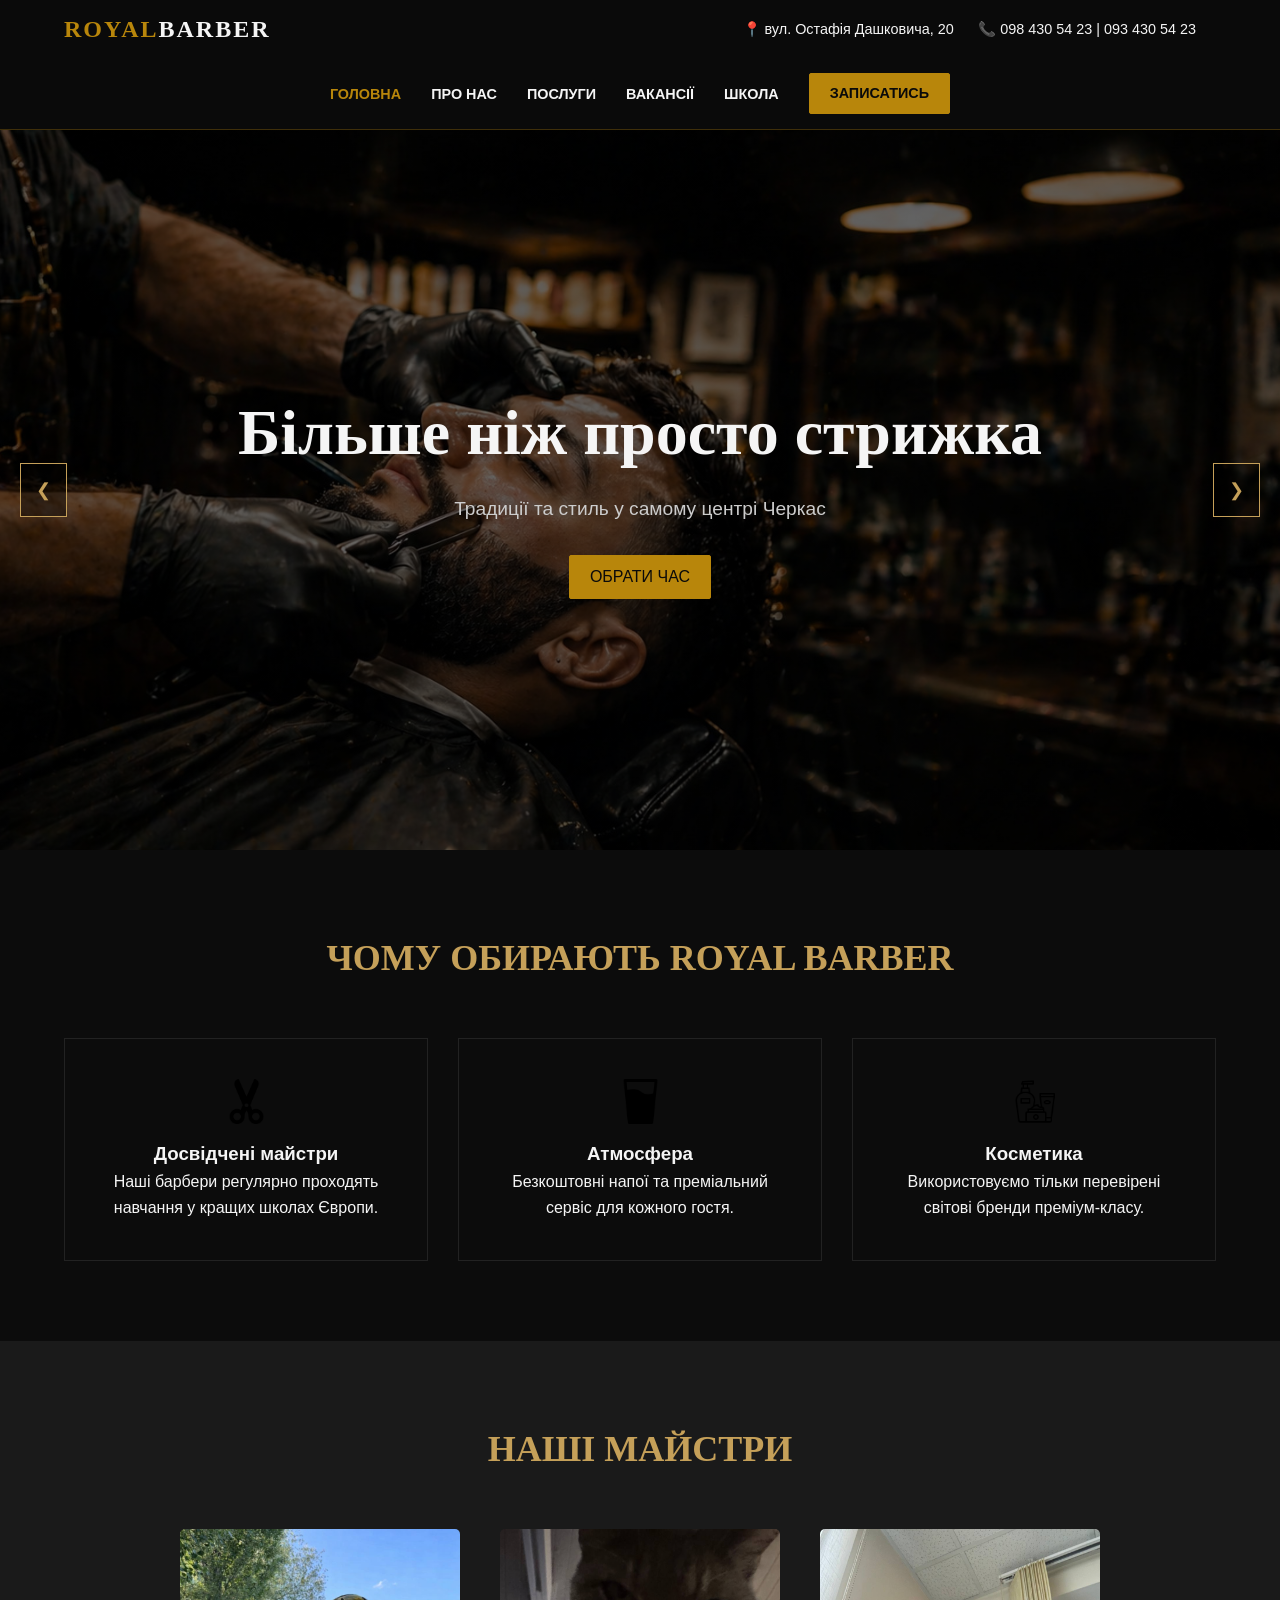
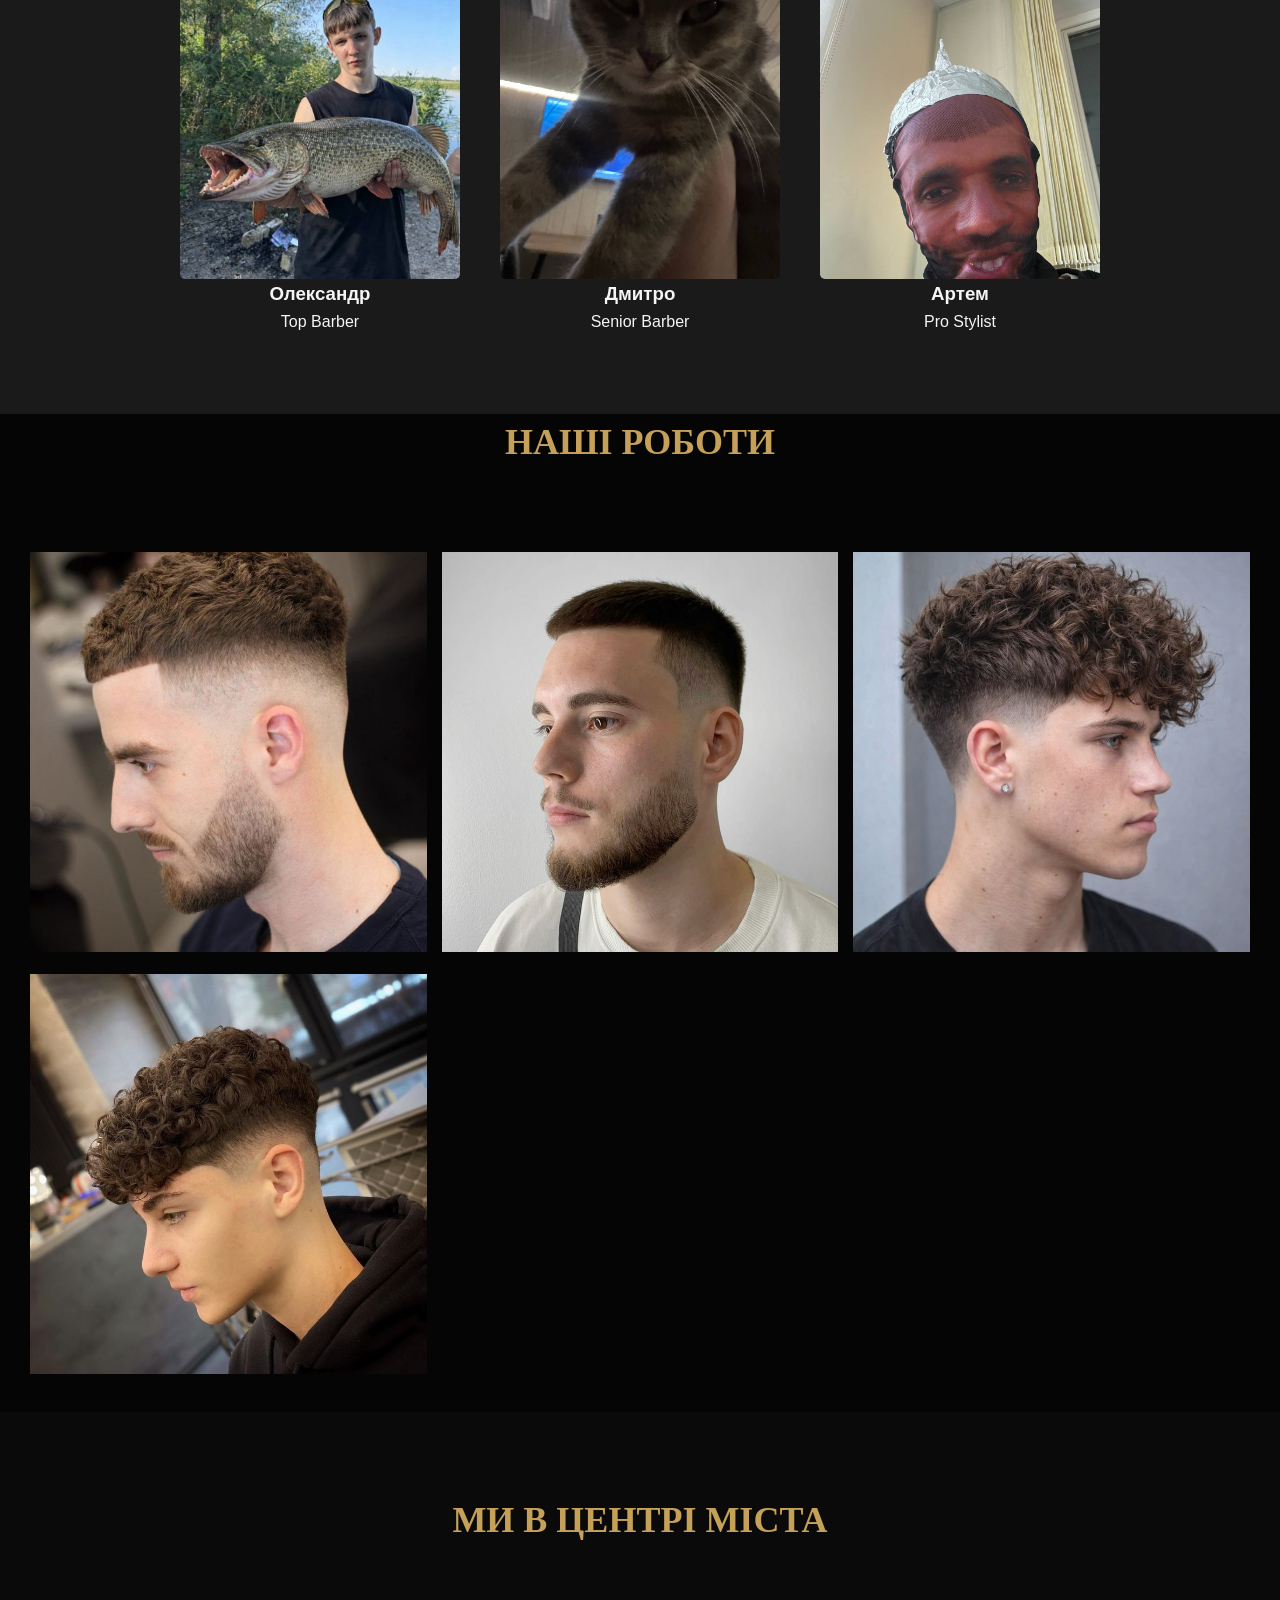
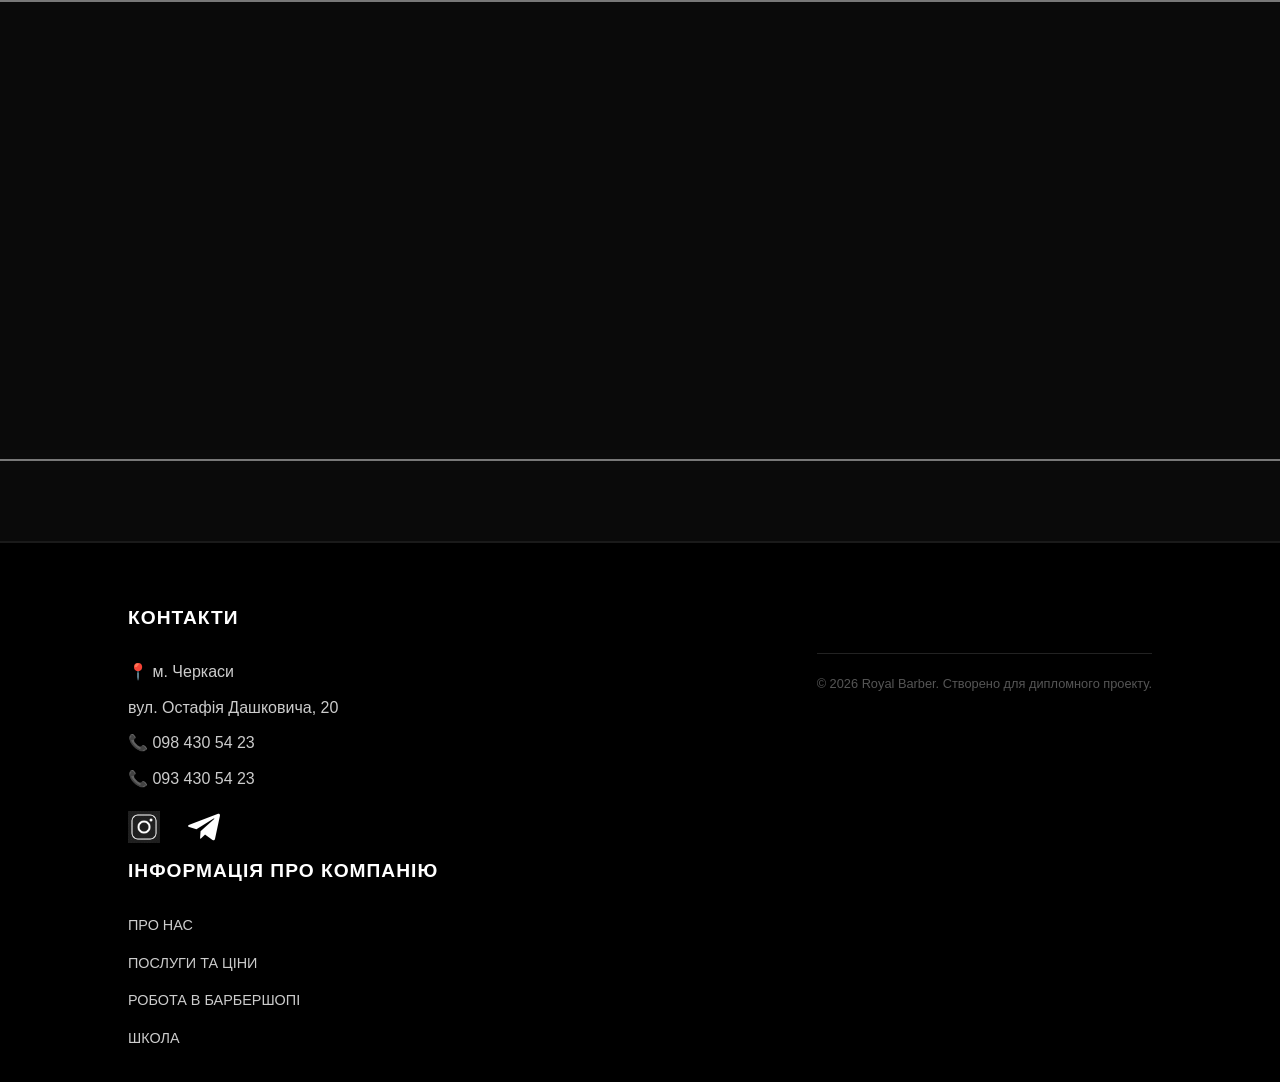
<file: royal-barber/index.html>
<!DOCTYPE html>
<html lang="uk">
<head>
    <meta charset="UTF-8">
    <meta name="viewport" content="width=device-width, initial-scale=1.0">
    <title>Royal Barber | Ексклюзивний сервіс</title>
    
    <link rel="stylesheet" href="style.css">
</head>
<body>

    <header class="main-header">
        <div class="top-bar">
            <div class="logo-area">
                <a href="index.html" class="logo-link">
                    <h2 class="logo-text">ROYAL<span>BARBER</span></h2>
                </a>
            </div>
            <div class="info-area">
                <div class="contacts">
                    <span>📍 вул. Остафія Дашковича, 20</span>
                    <span>📞 098 430 54 23 | 093 430 54 23</span>
                </div>
            </div>
        </div>
        <nav class="main-nav">
            <ul>
                <li><a href="index.html" class="active">Головна</a></li>
                <li><a href="about.html">Про нас</a></li>
                <li><a href="services.html">Послуги</a></li>
                <li><a href="jobs.html">Вакансії</a></li>
                <li><a href="school.html">Школа</a></li>
                <li><a href="booking.php" class="btn-gold">ЗАПИСАТИСЬ</a></li>
            </ul>
        </nav>
    </header>

    <section class="hero-slider-custom">
        <div class="slider-track-custom">
            <div class="slide-custom active" style="background-image: linear-gradient(rgba(0,0,0,0.6), rgba(0,0,0,0.6)), url('img/slide1.jpg');">
                <div class="hero-content reveal-anim">
                    <h1>Більше ніж просто стрижка</h1>
                    <p>Традиції та стиль у самому центрі Черкас</p>
                    <a href="booking.php" class="btn-gold">ОБРАТИ ЧАС</a>
                </div>
            </div>
            <div class="slide-custom" style="background-image: linear-gradient(rgba(0,0,0,0.6), rgba(0,0,0,0.6)), url('img/slide2.jpg');">
                <div class="hero-content">
                    <h1>Твій ідеальний образ</h1>
                    <p>Майстри, які знають свою справу</p>
                    <a href="services.html" class="btn-main">НАШІ ПОСЛУГИ</a>
                </div>
            </div>
        </div>
        <button class="slide-nav prev" onclick="changeSlide(-1)">&#10094;</button>
        <button class="slide-nav next" onclick="changeSlide(1)">&#10095;</button>
    </section>

    <section class="features-section scroll-reveal">
    <div class="container">
        <h2 class="section-title">Чому обирають Royal Barber</h2>
        <div class="features-grid">
            
            <div class="feature-card">
                <div class="f-icon">
                    <img src="img/scissors.png" alt="Досвідчені майстри" class="feature-img">
                </div>
                <h3>Досвідчені майстри</h3>
                <p>Наші барбери регулярно проходять навчання у кращих школах Європи.</p>
            </div>

            <div class="feature-card">
                <div class="f-icon">
                    <img src="img/glass.png" alt="Атмосфера" class="feature-img">
                </div>
                <h3>Атмосфера</h3>
                <p>Безкоштовні напої та преміальний сервіс для кожного гостя.</p>
            </div>

            <div class="feature-card">
                <div class="f-icon">
                    <img src="img/cosmetics.png" alt="Косметика" class="feature-img">
                </div>
                <h3>Косметика</h3>
                <p>Використовуємо тільки перевірені світові бренди преміум-класу.</p>
            </div>

        </div>
    </div>
</section>

    <section class="team-section scroll-reveal">
        <h2 class="section-title">Наші майстри</h2>
        <div class="team-grid">
            <div class="team-member">
                <div class="member-photo" style="background-image: url('img/master1.jpg');"></div>
                <h3>Олександр</h3>
                <p>Top Barber</p>
            </div>
            <div class="team-member">
                <div class="member-photo" style="background-image: url('img/master2.jpg');"></div>
                <h3>Дмитро</h3>
                <p>Senior Barber</p>
            </div>
            <div class="team-member">
                <div class="member-photo" style="background-image: url('img/master3.jpg');"></div>
                <h3>Артем</h3>
                <p>Pro Stylist</p>
            </div>
        </div>
    </section>

    <section class="gallery-section scroll-reveal">
        <h2 class="section-title">Наші роботи</h2>
        <div class="gallery-grid">
            <div class="gallery-item"><img src="img/work1.jpg" alt="Стрижка"></div>
            <div class="gallery-item"><img src="img/work2.jpg" alt="Борода"></div>
            <div class="gallery-item"><img src="img/work3.jpg" alt="Стиль"></div>
            <div class="gallery-item"><img src="img/work4.jpg" alt="Робота"></div>
        </div>
    </section>

    <section class="map-section scroll-reveal">
        <h2 class="section-title">Ми в центрі міста</h2>
        <div class="map-container">
            <iframe 
                src="https://www.google.com/maps/embed?pb=!1m18!1m12!1m3!1d2594.321703212456!2d32.06003267687834!3d49.440698159187384!2m3!1f0!2f0!3f0!3m2!1i1024!2i768!4f13.1!3m3!1m2!1s0x40d14c93964b1d6f%3A0xbc4e899b824db6b!2z0LLRg9C70LjRhtGPINCe0YHRgtCw0YTRltGPINCU0LDRiNC60L7QstC40YfQsCwgMjAsINCn0LXRgNC60LDRgdC4LCDQp9C10YDQutCw0YHRjNC60LAg0L7QsdC70LDRgdGC0YwsIDE4MDAw!5e0!3m2!1suk!2sua!4v1716000000000!5m2!1suk!2sua" 
                width="100%" height="450" style="border:0;" allowfullscreen="" loading="lazy" referrerpolicy="no-referrer-when-downgrade">
            </iframe>
        </div>
    </section>

    <footer class="main-footer">
        <div class="footer-container">
            <div class="footer-section">
                <h3>КОНТАКТИ</h3>
                <p>📍 м. Черкаси</p>
                <p>вул. Остафія Дашковича, 20</p>
                <p>📞 098 430 54 23</p>
                <p>📞 093 430 54 23</p>
                
                <div class="social-icons">
    <a href="https://www.instagram.com/kotletasb3.0/" target="_blank" class="icon-ios inst">
        <img src="img/inst.png" alt="Instagram" class="my-social-img">
    </a>
    <a href="https://t.me/kotletasb" target="_blank" class="icon-ios tg">
        <img src="img/tg.png" alt="Telegram" class="my-social-img">
    </a>
</div>

            <div class="footer-section">
                <h3>ІНФОРМАЦІЯ ПРО КОМПАНІЮ</h3>
                <ul class="footer-links">
                    <li><a href="about.html">ПРО НАС</a></li>
                    <li><a href="services.html">ПОСЛУГИ ТА ЦІНИ</a></li>
                    <li><a href="jobs.html">РОБОТА В БАРБЕРШОПІ</a></li>
                    <li><a href="school.html">ШКОЛА</a></li>
                </ul>
            </div>
        </div>
        <div class="footer-bottom">
            <p>© 2026 Royal Barber. Створено для дипломного проекту.</p>
        </div>
    </footer>

    <script>
        // 1. Код для слайдера
        let currentSlide = 0;
        const slides = document.querySelectorAll('.slide-custom');

        function changeSlide(direction) {
            slides[currentSlide].classList.remove('active');
            currentSlide = (currentSlide + direction + slides.length) % slides.length;
            slides[currentSlide].classList.add('active');
        }

        // Автоматичне перемикання слайдів кожні 5 секунд
        setInterval(() => { changeSlide(1); }, 5000);

        // 2. Код для анімації блоків при прокручуванні сторінки (Заміна бібліотеки AOS)
        const revealElements = document.querySelectorAll('.scroll-reveal');

        function checkScroll() {
            revealElements.forEach(element => {
                const elementTop = element.getBoundingClientRect().top;
                const windowHeight = window.innerHeight;
                
                // Якщо елемент з'явився в полі зору на 80% — плавно показуємо його
                if (elementTop < windowHeight * 0.85) {
                    element.classList.add('visible');
                }
            });
        }

        window.addEventListener('scroll', checkScroll);
        window.addEventListener('load', checkScroll); // Перевірка при повному завантаженні сторінки
    </script>
</body>
</html>
</file>
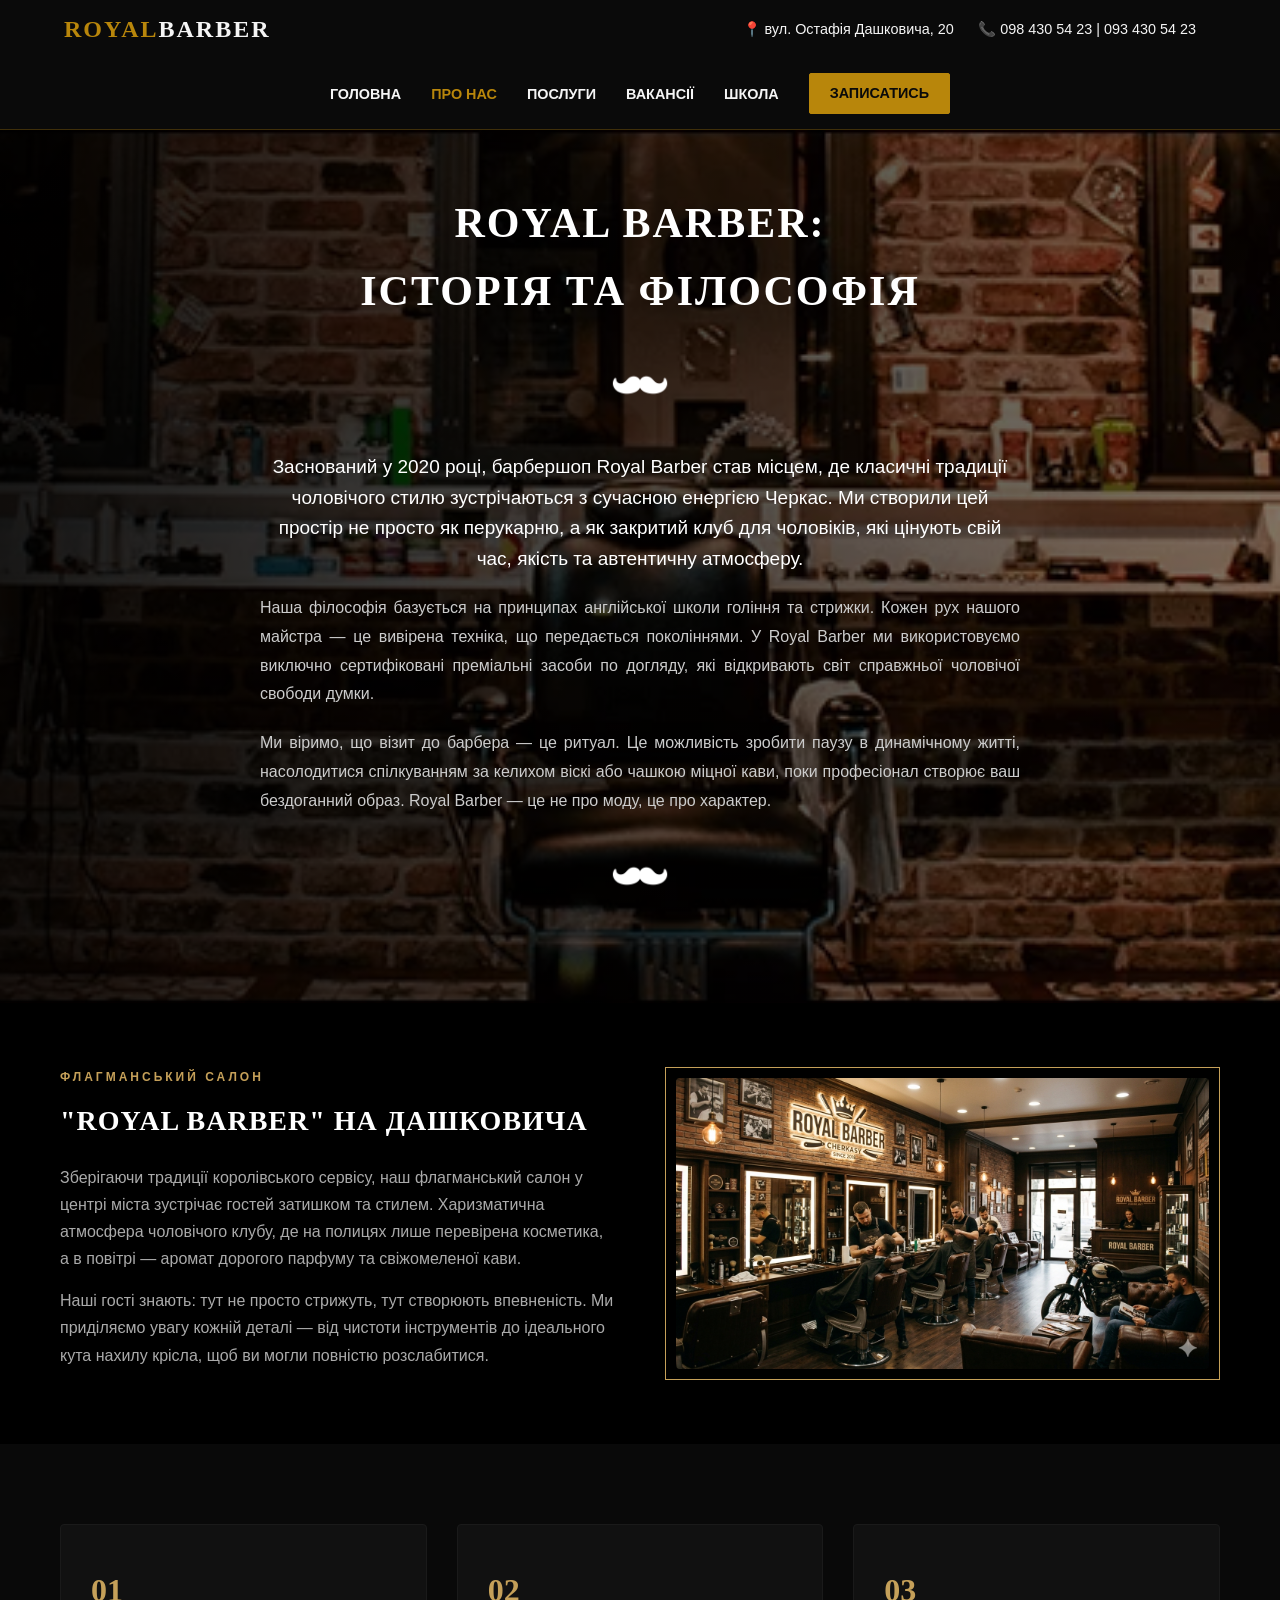
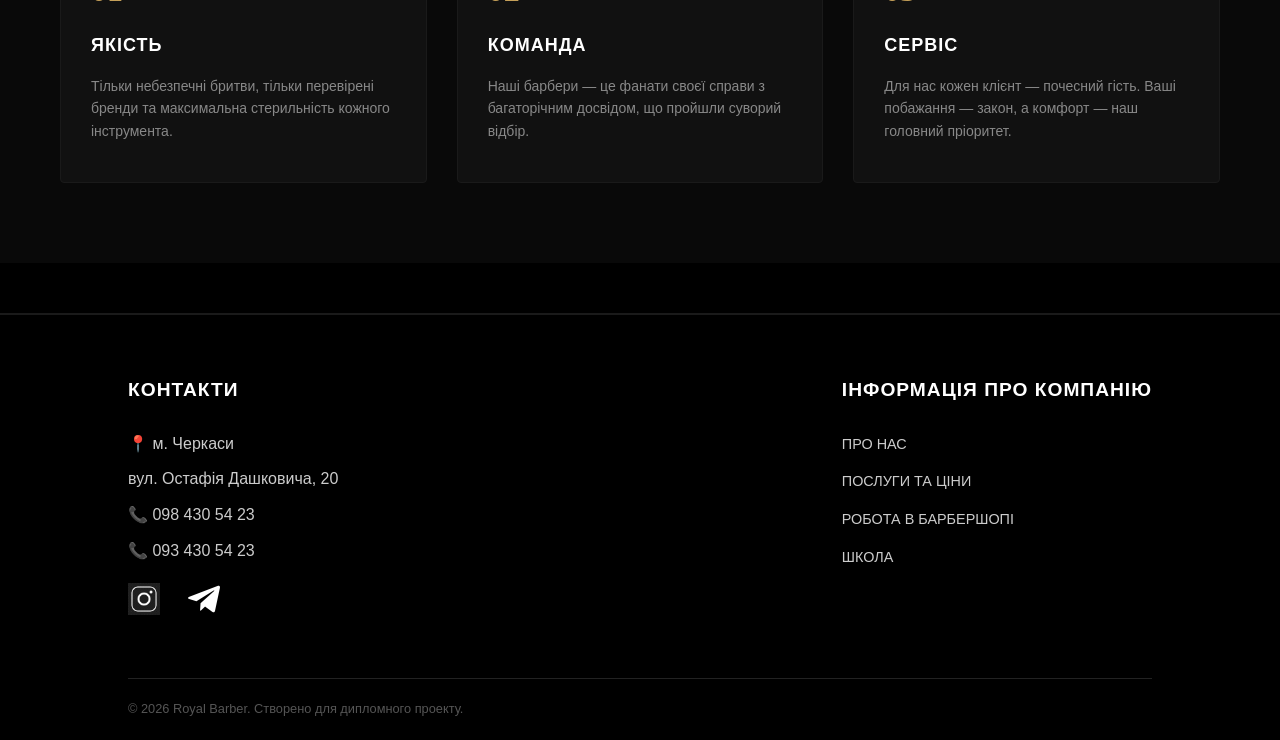
<file: royal-barber/about.html>
<!DOCTYPE html>
<html lang="uk">
<head>
    <meta charset="UTF-8">
    <meta name="viewport" content="width=device-width, initial-scale=1.0">
    <title>Про нас | Royal Barber</title>
    <link rel="stylesheet" href="style.css">
</head>
<body>

    <header class="main-header">
        <div class="top-bar">
            <div class="logo-area">
                <a href="index.html" class="logo-link">
                    <h2 class="logo-text">ROYAL<span>BARBER</span></h2>
                </a>
            </div>
            <div class="info-area">
                <div class="contacts">
                    <span>📍 вул. Остафія Дашковича, 20</span>
                    <span>📞 098 430 54 23 | 093 430 54 23</span>
                </div>
            </div>
        </div>
        <nav class="main-nav">
            <ul>
                <li><a href="index.html">Головна</a></li>
                <li><a href="about.html" class="active">Про нас</a></li>
                <li><a href="services.html">Послуги</a></li>
                <li><a href="jobs.html">Вакансії</a></li>
                <li><a href="school.html">Школа</a></li>
                <li><a href="booking.php" class="btn-gold">ЗАПИСАТИСЬ</a></li>
            </ul>
        </nav>
    </header>

    <main class="about-page">
        <section class="about-hero scroll-reveal">
            <div class="container-narrow">
                <h1 class="main-title">ROYAL BARBER:<br>ІСТОРІЯ ТА ФІЛОСОФІЯ</h1>
                
                <div class="mustache-divider">
                    <img src="img/mustache.png" alt="~">
                </div>
                
                <div class="about-text-content">
                    <p class="lead-text">Заснований у 2020 році, барбершоп Royal Barber став місцем, де класичні традиції чоловічого стилю зустрічаються з сучасною енергією Черкас. Ми створили цей простір не просто як перукарню, а як закритий клуб для чоловіків, які цінують свій час, якість та автентичну атмосферу.</p>
                    
                    <p>Наша філософія базується на принципах англійської школи гоління та стрижки. Кожен рух нашого майстра — це вивірена техніка, що передається поколіннями. У Royal Barber ми використовуємо виключно сертифіковані преміальні засоби по догляду, які відкривають світ справжньої чоловічої свободи думки.</p>
                    
                    <p>Ми віримо, що візит до барбера — це ритуал. Це можливість зробити паузу в динамічному житті, насолодитися спілкуванням за келихом віскі або чашкою міцної кави, поки професіонал створює ваш бездоганний образ. Royal Barber — це не про моду, це про характер.</p>
                </div>
                
                <div class="mustache-divider">
                    <img src="img/mustache.png" alt="~">
                </div>
            </div>
        </section>

        <section class="about-details scroll-reveal">
            <div class="details-container-premium">
                <div class="details-text-block">
                    <span class="sub-gold">ФЛАГМАНСЬКИЙ САЛОН</span>
                    <h2>"ROYAL BARBER" НА ДАШКОВИЧА</h2>
                    <p>Зберігаючи традиції королівського сервісу, наш флагманський салон у центрі міста зустрічає гостей затишком та стилем. Харизматична атмосфера чоловічого клубу, де на полицях лише перевірена косметика, а в повітрі — аромат дорогого парфуму та свіжомеленої кави.</p>
                    <p>Наші гості знають: тут не просто стрижуть, тут створюють впевненість. Ми приділяємо увагу кожній деталі — від чистоти інструментів до ідеального кута нахилу крісла, щоб ви могли повністю розслабитися.</p>
                </div>
                <div class="details-image-block">
                    <div class="img-border-decor">
                        <img src="img/salon-interior.jpg" alt="Інтер'єр Royal Barber">
                    </div>
                </div>
            </div>
        </section>

        <section class="values-section scroll-reveal">
            <div class="container">
                <div class="values-grid-premium">
                    <div class="value-card-v4">
                        <div class="v-num">01</div>
                        <h3>ЯКІСТЬ</h3>
                        <p>Тільки небезпечні бритви, тільки перевірені бренди та максимальна стерильність кожного інструмента.</p>
                    </div>
                    <div class="value-card-v4">
                        <div class="v-num">02</div>
                        <h3>КОМАНДА</h3>
                        <p>Наші барбери — це фанати своєї справи з багаторічним досвідом, що пройшли суворий відбір.</p>
                    </div>
                    <div class="value-card-v4">
                        <div class="v-num">03</div>
                        <h3>СЕРВІС</h3>
                        <p>Для нас кожен клієнт — почесний гість. Ваші побажання — закон, а комфорт — наш головний пріоритет.</p>
                    </div>
                </div>
            </div>
        </section>
    </main>

    <footer class="main-footer">
        <div class="footer-container">
            <div class="footer-section">
                <h3>КОНТАКТИ</h3>
                <p>📍 м. Черкаси</p>
                <p>вул. Остафія Дашковича, 20</p>
                <p>📞 098 430 54 23</p>
                <p>📞 093 430 54 23</p>
                
                <div class="social-icons">
    <a href="https://www.instagram.com/kotletasb3.0/" target="_blank" class="icon-ios inst">
        <img src="img/inst.png" alt="Instagram" class="my-social-img">
    </a>
    <a href="https://t.me/kotletasb" target="_blank" class="icon-ios tg">
        <img src="img/tg.png" alt="Telegram" class="my-social-img">
    </a>
</div>
            </div>

            <div class="footer-section">
                <h3>ІНФОРМАЦІЯ ПРО КОМПАНІЮ</h3>
                <ul class="footer-links">
                    <li><a href="about.html">ПРО НАС</a></li>
                    <li><a href="services.html">ПОСЛУГИ ТА ЦІНИ</a></li>
                    <li><a href="jobs.html">РОБОТА В БАРБЕРШОПІ</a></li>
                    <li><a href="school.html">ШКОЛА</a></li>
                </ul>
            </div>
        </div>
        <div class="footer-bottom">
            <p>© 2026 Royal Barber. Створено для дипломного проекту.</p>
        </div>
    </footer>

    <script>
        const revealElements = document.querySelectorAll('.scroll-reveal');

        function checkScroll() {
            revealElements.forEach(element => {
                const elementTop = element.getBoundingClientRect().top;
                const windowHeight = window.innerHeight;
                if (elementTop < windowHeight * 0.88) {
                    element.classList.add('visible');
                }
            });
        }

        window.addEventListener('scroll', checkScroll);
        window.addEventListener('load', checkScroll);
    </script>
</body>
</html>
</file>
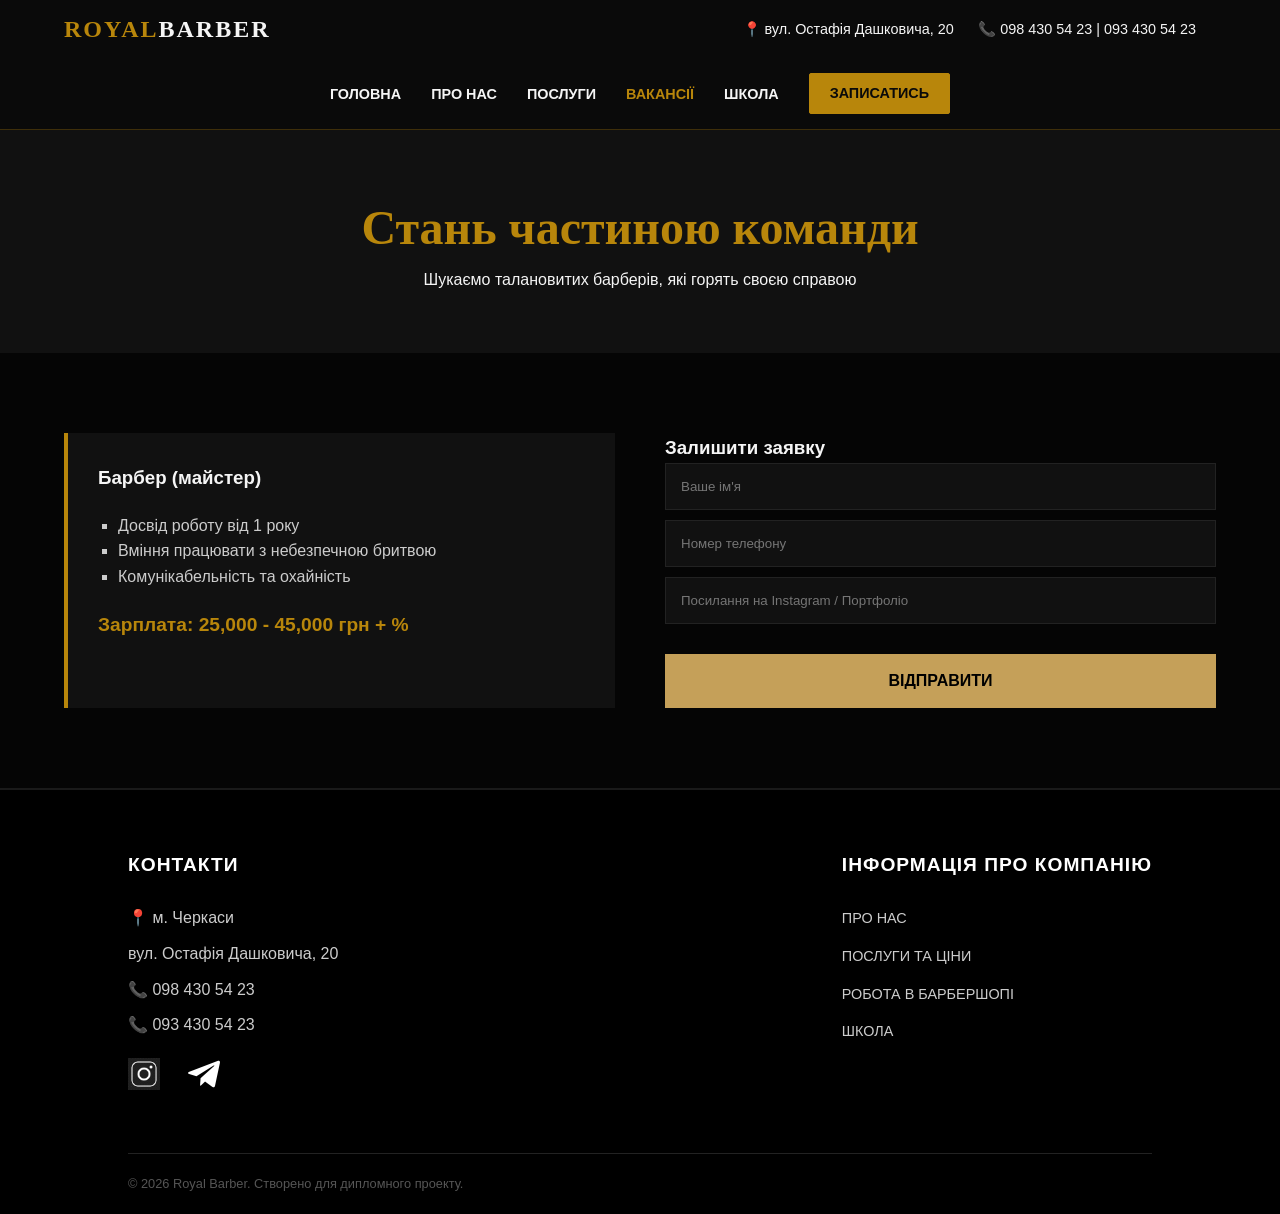
<file: royal-barber/jobs.html>
<!DOCTYPE html>
<html lang="uk">
<head>
    <meta charset="UTF-8">
    <meta name="viewport" content="width=device-width, initial-scale=1.0">
    <title>Вакансії | Royal Barber</title>
    <link rel="stylesheet" href="style.css">
</head>
<body>

    <header class="main-header">
        <div class="top-bar">
            <div class="logo-area">
                <a href="index.html" class="logo-link"><h2 class="logo-text">ROYAL<span>BARBER</span></h2></a>
            </div>
            <div class="info-area">
                <div class="contacts">
                    <span>📍 вул. Остафія Дашковича, 20</span>
                    <span>📞 098 430 54 23 | 093 430 54 23</span>
                </div>
            </div>
        </div>
        <nav class="main-nav">
            <ul>
                <li><a href="index.html">Головна</a></li>
                <li><a href="about.html">Про нас</a></li>
                <li><a href="services.html">Послуги</a></li>
                <li><a href="jobs.html" class="active">Вакансії</a></li>
                <li><a href="school.html">Школа</a></li>
                <li><a href="booking.php" class="btn-gold">ЗАПИСАТИСЬ</a></li>
            </ul>
        </nav>
    </header>

    <section class="page-title scroll-reveal">
        <h1>Стань частиною команди</h1>
        <p>Шукаємо талановитих барберів, які горять своєю справою</p>
    </section>

    <section class="content-section">
        <div class="container">
            <div class="jobs-grid">
                
                <div class="job-card scroll-reveal">
                    <h3>Барбер (майстер)</h3>
                    <ul class="job-list">
                        <li>Досвід роботу від 1 року</li>
                        <li>Вміння працювати з небезпечною бритвою</li>
                        <li>Комунікабельність та охайність</li>
                    </ul>
                    <p class="job-offer">Зарплата: 25,000 - 45,000 грн + %</p>
                </div>

                <div class="job-form-box scroll-reveal">
                    <h3>Залишити заявку</h3>
                    <form action="#">
                        <input type="text" placeholder="Ваше ім'я" class="dark-input" required>
                        <input type="tel" placeholder="Номер телефону" class="dark-input" required>
                        <input type="text" placeholder="Посилання на Instagram / Портфоліо" class="dark-input">
                        <button type="submit" class="btn-confirm">ВІДПРАВИТИ</button>
                    </form>
                </div>
                
            </div>
        </div>
    </section>

    <footer class="main-footer">
        <div class="footer-container">
            <div class="footer-section">
                <h3>КОНТАКТИ</h3>
                <p>📍 м. Черкаси</p>
                <p>вул. Остафія Дашковича, 20</p>
                <p>📞 098 430 54 23</p>
                <p>📞 093 430 54 23</p>
                
                <div class="social-icons">
    <a href="https://www.instagram.com/kotletasb3.0/" target="_blank" class="icon-ios inst">
        <img src="img/inst.png" alt="Instagram" class="my-social-img">
    </a>
    <a href="https://t.me/kotletasb" target="_blank" class="icon-ios tg">
        <img src="img/tg.png" alt="Telegram" class="my-social-img">
    </a>
</div>
            </div>

            <div class="footer-section">
                <h3>ІНФОРМАЦІЯ ПРО КОМПАНІЮ</h3>
                <ul class="footer-links">
                    <li><a href="about.html">ПРО НАС</a></li>
                    <li><a href="services.html">ПОСЛУГИ ТА ЦІНИ</a></li>
                    <li><a href="jobs.html">РОБОТА В БАРБЕРШОПІ</a></li>
                    <li><a href="school.html">ШКОЛА</a></li>
                </ul>
            </div>
        </div>
        <div class="footer-bottom">
            <p>© 2026 Royal Barber. Створено для дипломного проекту.</p>
        </div>
    </footer>

    <script>
        const revealElements = document.querySelectorAll('.scroll-reveal');

        function checkScroll() {
            revealElements.forEach(element => {
                const elementTop = element.getBoundingClientRect().top;
                const windowHeight = window.innerHeight;
                
                // Активуємо елементи, що потрапляють у видиму зону
                if (elementTop < windowHeight * 0.92) {
                    element.classList.add('visible');
                }
            });
        }

        // Миттєвий запуск та трекінг скролу
        window.addEventListener('scroll', checkScroll);
        window.addEventListener('load', checkScroll);
    </script>
</body>
</html>
</file>
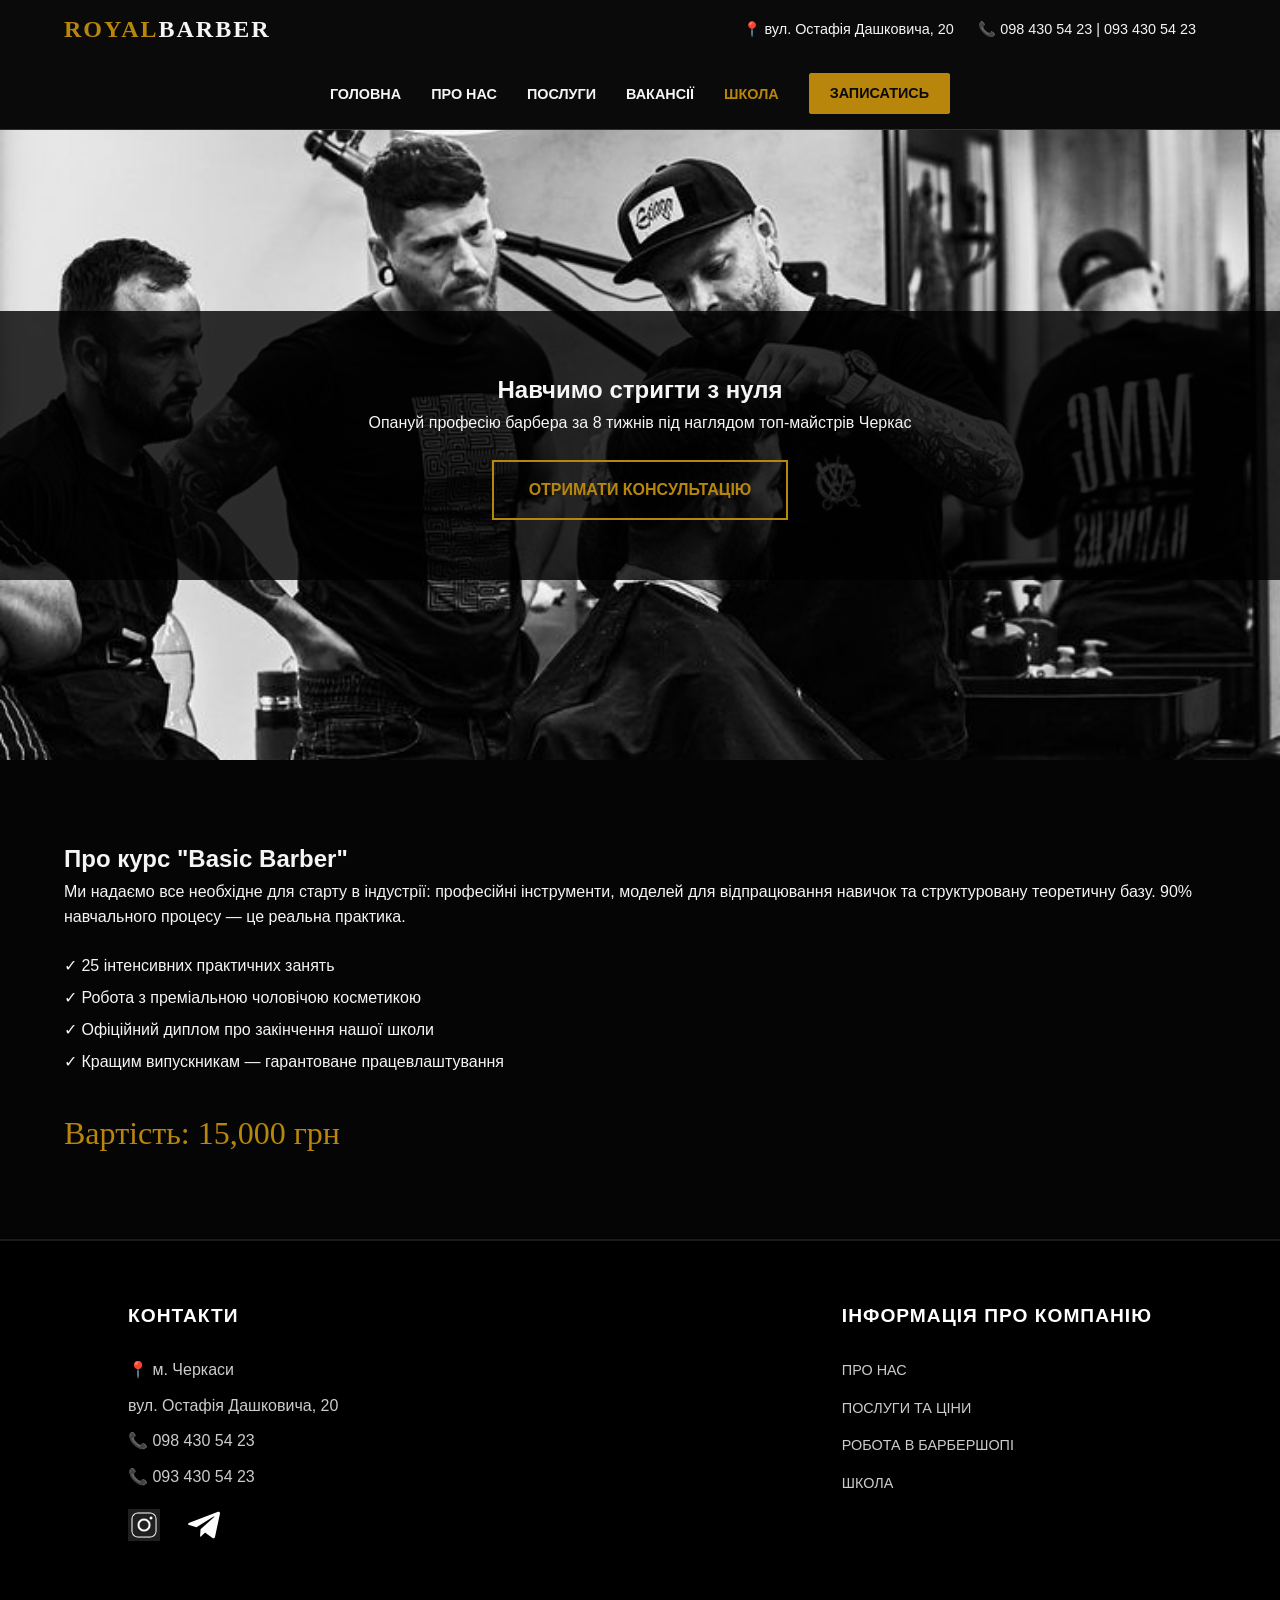
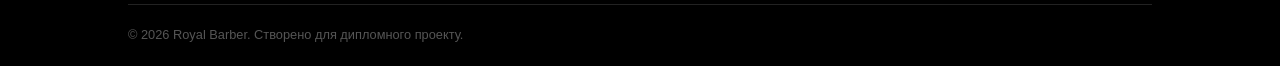
<file: royal-barber/school.html>
<!DOCTYPE html>
<html lang="uk">
<head>
    <meta charset="UTF-8">
    <meta name="viewport" content="width=device-width, initial-scale=1.0">
    <title>Школа Барберів | Royal Barber</title>
    <link rel="stylesheet" href="style.css">
</head>
<body>

    <header class="main-header">
        <div class="top-bar">
            <div class="logo-area">
                <a href="index.html" class="logo-link"><h2 class="logo-text">ROYAL<span>BARBER</span></h2></a>
            </div>
            <div class="info-area">
                <div class="contacts">
                    <span>📍 вул. Остафія Дашковича, 20</span>
                    <span>📞 098 430 54 23 | 093 430 54 23</span>
                </div>
            </div>
        </div>
        <nav class="main-nav">
            <ul>
                <li><a href="index.html">Головна</a></li>
                <li><a href="about.html">Про нас</a></li>
                <li><a href="services.html">Послуги</a></li>
                <li><a href="jobs.html">Вакансії</a></li>
                <li><a href="school.html" class="active">Школа</a></li>
                <li><a href="booking.php" class="btn-gold">ЗАПИСАТИСЬ</a></li>
            </ul>
        </nav>
    </header>

    <section class="school-hero scroll-reveal">
        <div class="school-overlay">
            <h1>Навчимо стригти з нуля</h1>
            <p>Опануй професію барбера за 8 тижнів під наглядом топ-майстрів Черкас</p>
            
            <a href="https://t.me/kotletasb" class="btn-consult" target="_blank">ОТРИМАТИ КОНСУЛЬТАЦІЮ</a>
        </div>
    </section>

    <section class="school-info scroll-reveal">
        <div class="container">
            <div class="info-grid">
                <div class="info-text">
                    <h2>Про курс "Basic Barber"</h2>
                    <p>Ми надаємо все необхідне для старту в індустрії: професійні інструменти, моделей для відпрацювання навичок та структуровану теоретичну базу. 90% навчального процесу — це реальна практика.</p>
                    <ul class="check-list">
                        <li><span>✓</span> 25 інтенсивних практичних занять</li>
                        <li><span>✓</span> Робота з преміальною чоловічою косметикою</li>
                        <li><span>✓</span> Офіційний диплом про закінчення нашої школи</li>
                        <li><span>✓</span> Кращим випускникам — гарантоване працевлаштування</li>
                    </ul>
                    <div class="course-price">Вартість: 15,000 грн</div>
                </div>
            </div>
        </div>
    </section>

    <footer class="main-footer">
        <div class="footer-container">
            <div class="footer-section">
                <h3>КОНТАКТИ</h3>
                <p>📍 м. Черкаси</p>
                <p>вул. Остафія Дашковича, 20</p>
                <p>📞 098 430 54 23</p>
                <p>📞 093 430 54 23</p>
                
                <div class="social-icons">
    <a href="https://www.instagram.com/kotletasb3.0/" target="_blank" class="icon-ios inst">
        <img src="img/inst.png" alt="Instagram" class="my-social-img">
    </a>
    <a href="https://t.me/kotletasb" target="_blank" class="icon-ios tg">
        <img src="img/tg.png" alt="Telegram" class="my-social-img">
    </a>
</div>
            </div>

            <div class="footer-section">
                <h3>ІНФОРМАЦІЯ ПРО КОМПАНІЮ</h3>
                <ul class="footer-links">
                    <li><a href="about.html">ПРО НАС</a></li>
                    <li><a href="services.html">ПОСЛУГИ ТА ЦІНИ</a></li>
                    <li><a href="jobs.html">РОБОТА В БАРБЕРШОПІ</a></li>
                    <li><a href="school.html">ШКОЛА</a></li>
                </ul>
            </div>
        </div>
        <div class="footer-bottom">
            <p>© 2026 Royal Barber. Створено для дипломного проекту.</p>
        </div>
    </footer>

    <script>
        const revealElements = document.querySelectorAll('.scroll-reveal');

        function checkScroll() {
            revealElements.forEach(element => {
                const elementTop = element.getBoundingClientRect().top;
                const windowHeight = window.innerHeight;
                
                // Перевірка входження елемента у вікно перегляду
                if (elementTop < windowHeight * 0.9) {
                    element.classList.add('visible');
                }
            });
        }

        window.addEventListener('scroll', checkScroll);
        window.addEventListener('load', checkScroll);
    </script>
</body>
</html>
</file>
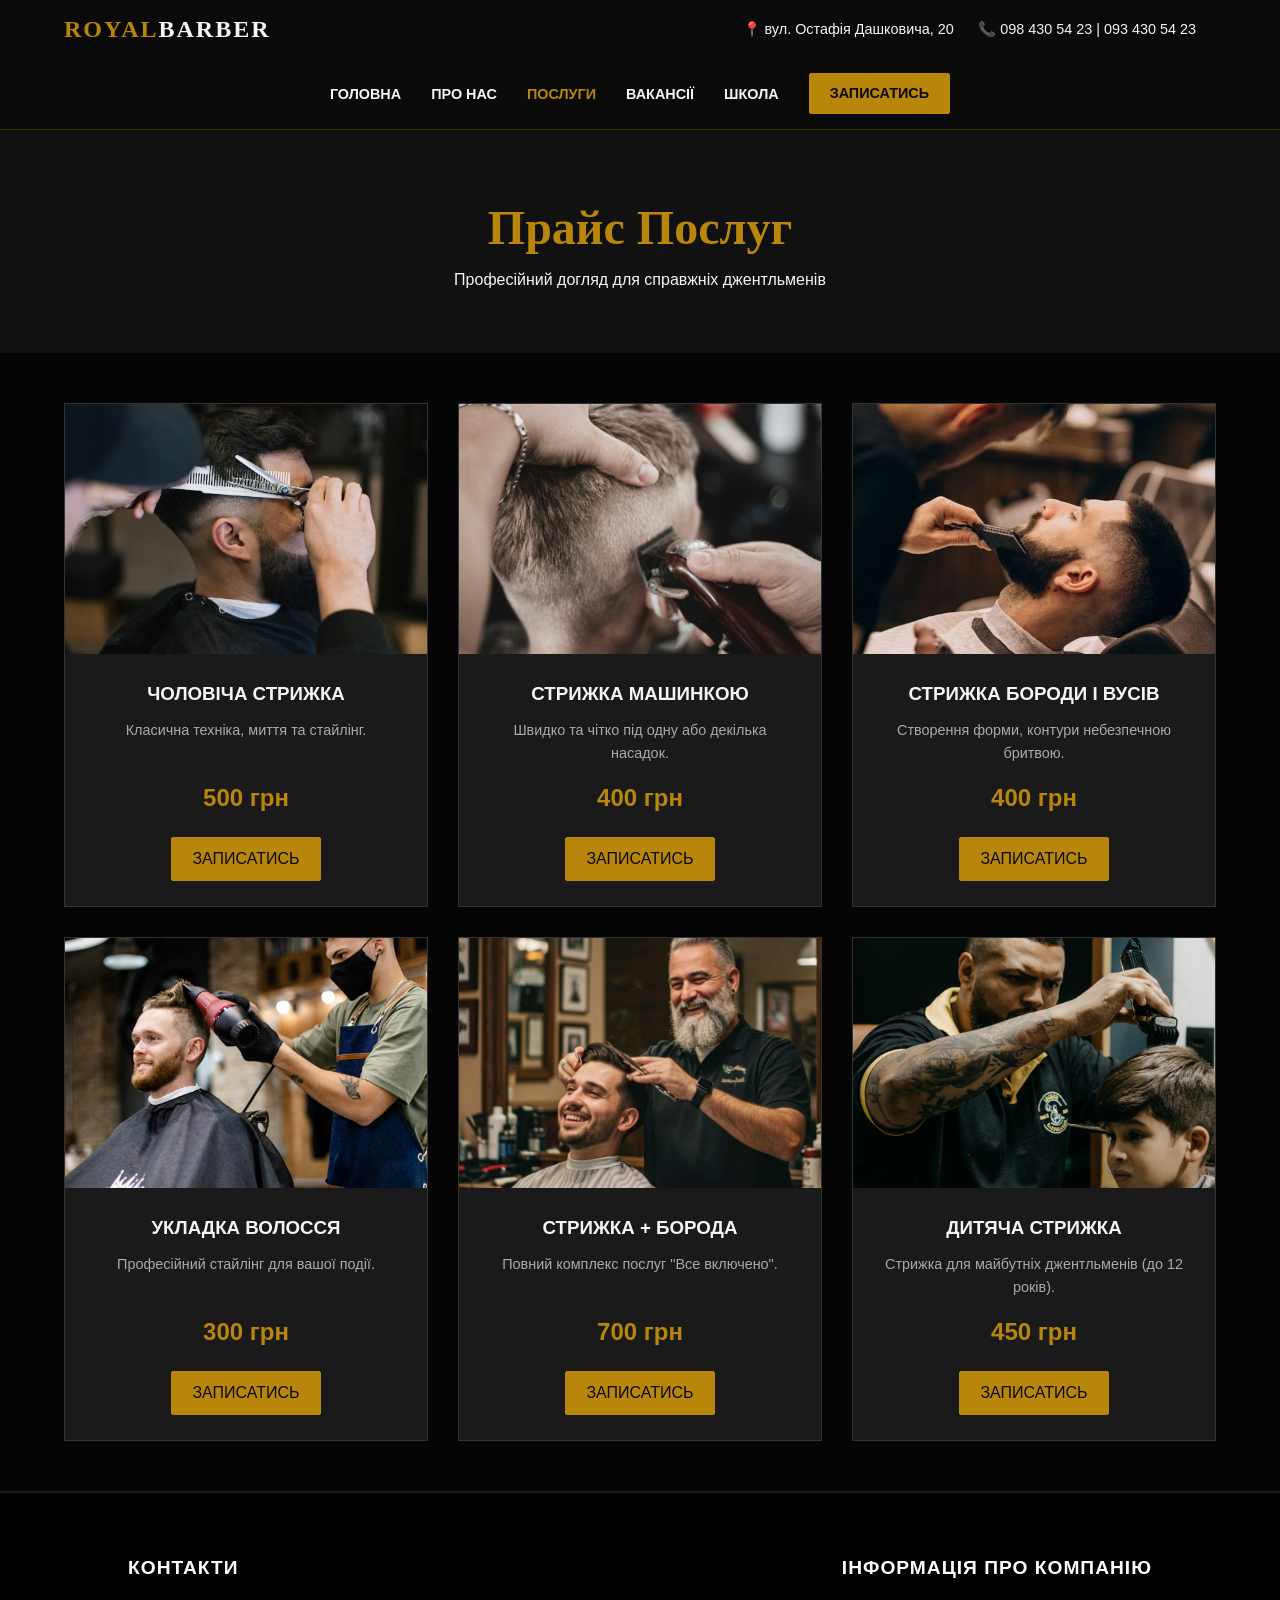
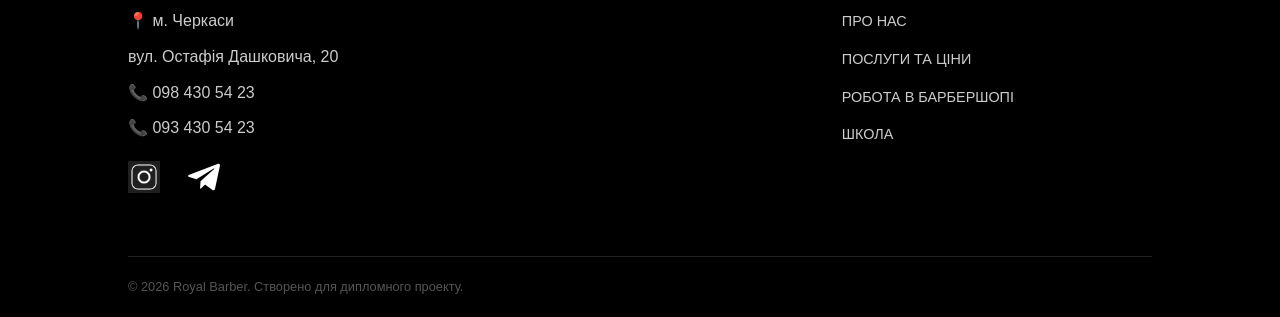
<file: royal-barber/services.html>
<!DOCTYPE html>
<html lang="uk">
<head>
    <meta charset="UTF-8">
    <meta name="viewport" content="width=device-width, initial-scale=1.0">
    <title>Послуги та Прайс | Royal Barber</title>
    <link rel="stylesheet" href="style.css">
</head>
<body>

    <header class="main-header">
        <div class="top-bar">
            <div class="logo-area">
                <a href="index.html" class="logo-link">
                    <h2 class="logo-text">ROYAL<span>BARBER</span></h2>
                </a>
            </div>
            <div class="info-area">
                <div class="contacts">
                    <span>📍 вул. Остафія Дашковича, 20</span>
                    <span>📞 098 430 54 23 | 093 430 54 23</span>
                </div>
            </div>
        </div>
        <nav class="main-nav">
            <ul>
                <li><a href="index.html">Головна</a></li>
                <li><a href="about.html">Про нас</a></li>
                <li><a href="services.html" class="active">Послуги</a></li>
                <li><a href="jobs.html">Вакансії</a></li>
                <li><a href="school.html">Школа</a></li>
                <li><a href="booking.php" class="btn-gold">ЗАПИСАТИСЬ</a></li>
            </ul>
        </nav>
    </header>

    <section class="page-title scroll-reveal">
        <h1>Прайс Послуг</h1>
        <p>Професійний догляд для справжніх джентльменів</p>
    </section>

    <section class="services-grid">
        <div class="container">
            
            <div class="service-card scroll-reveal">
                <div class="service-img" style="background-image: url('img/service1.jpg');"></div>
                <div class="service-info">
                    <h3>Чоловіча стрижка</h3>
                    <p>Класична техніка, миття та стайлінг.</p>
                    <span class="price">500 грн</span>
                    <a href="booking.php" class="btn-gold">ЗАПИСАТИСЬ</a>
                </div>
            </div>

            <div class="service-card scroll-reveal">
                <div class="service-img" style="background-image: url('img/service2.jpg');"></div>
                <div class="service-info">
                    <h3>Стрижка машинкою</h3>
                    <p>Швидко та чітко під одну або декілька насадок.</p>
                    <span class="price">400 грн</span>
                    <a href="booking.php" class="btn-gold">ЗАПИСАТИСЬ</a>
                </div>
            </div>

            <div class="service-card scroll-reveal">
                <div class="service-img" style="background-image: url('img/service3.jpg');"></div>
                <div class="service-info">
                    <h3>Стрижка бороди і вусів</h3>
                    <p>Створення форми, контури небезпечною бритвою.</p>
                    <span class="price">400 грн</span>
                    <a href="booking.php" class="btn-gold">ЗАПИСАТИСЬ</a>
                </div>
            </div>

            <div class="service-card scroll-reveal">
                <div class="service-img" style="background-image: url('img/service4.jpg');"></div>
                <div class="service-info">
                    <h3>Укладка волосся</h3>
                    <p>Професійний стайлінг для вашої події.</p>
                    <span class="price">300 грн</span>
                    <a href="booking.php" class="btn-gold">ЗАПИСАТИСЬ</a>
                </div>
            </div>

            <div class="service-card scroll-reveal">
                <div class="service-img" style="background-image: url('img/service5.jpg');"></div>
                <div class="service-info">
                    <h3>Стрижка + Борода</h3>
                    <p>Повний комплекс послуг "Все включено".</p>
                    <span class="price">700 грн</span>
                    <a href="booking.php" class="btn-gold">ЗАПИСАТИСЬ</a>
                </div>
            </div>

            <div class="service-card scroll-reveal">
                <div class="service-img" style="background-image: url('img/service6.jpg');"></div>
                <div class="service-info">
                    <h3>Дитяча стрижка</h3>
                    <p>Стрижка для майбутніх джентльменів (до 12 років).</p>
                    <span class="price">450 грн</span>
                    <a href="booking.php" class="btn-gold">ЗАПИСАТИСЬ</a>
                </div>
            </div>

        </div>
    </section>

    <footer class="main-footer">
        <div class="footer-container">
            <div class="footer-section">
                <h3>КОНТАКТИ</h3>
                <p>📍 м. Черкаси</p>
                <p>вул. Остафія Дашковича, 20</p>
                <p>📞 098 430 54 23</p>
                <p>📞 093 430 54 23</p>
                
                <div class="social-icons">
    <a href="https://www.instagram.com/kotletasb3.0/" target="_blank" class="icon-ios inst">
        <img src="img/inst.png" alt="Instagram" class="my-social-img">
    </a>
    <a href="https://t.me/kotletasb" target="_blank" class="icon-ios tg">
        <img src="img/tg.png" alt="Telegram" class="my-social-img">
    </a>
</div>
            </div>

            <div class="footer-section">
                <h3>ІНФОРМАЦІЯ ПРО КОМПАНІЮ</h3>
                <ul class="footer-links">
                    <li><a href="about.html">ПРО НАС</a></li>
                    <li><a href="services.html">ПОСЛУГИ ТА ЦІНИ</a></li>
                    <li><a href="jobs.html">РОБОТА В БАРБЕРШОПІ</a></li>
                    <li><a href="school.html">ШКОЛА</a></li>
                </ul>
            </div>
        </div>
        <div class="footer-bottom">
            <p>© 2026 Royal Barber. Створено для дипломного проекту.</p>
        </div>
    </footer>

    <script>
        const revealElements = document.querySelectorAll('.scroll-reveal');

        function checkScroll() {
            revealElements.forEach(element => {
                const elementTop = element.getBoundingClientRect().top;
                const windowHeight = window.innerHeight;
                
                // Якщо картка з'явилась у видимій зоні — додаємо клас visible
                if (elementTop < windowHeight * 0.9) {
                    element.classList.add('visible');
                }
            });
        }

        // Запускаємо перевірку при скролі та одразу при завантаженні сторінки
        window.addEventListener('scroll', checkScroll);
        window.addEventListener('load', checkScroll);
    </script>
</body>
</html>
</file>
<file: royal-barber/style.css>
/* ==========================================================================
   1. НАЛАШТУВАННЯ ТА ГЛОБАЛЬНІ ЗМІННІ
   ========================================================================== */
* {
    margin: 0;
    padding: 0;
    box-sizing: border-box;
}

:root {
    --black: #0a0a0a;
    --dark-grey: #1a1a1a;
    --gold: #b8860b;
    --white: #f5f5f5;
}

body {
    background-color: #050505; /* Трохи темніший фон для преміум вигляду */
    color: var(--white);
    /* Безпечні системні шрифти, щоб усе чітко працювало */
    font-family: "Segoe UI", Roboto, Helvetica, Arial, sans-serif;
    line-height: 1.6;
    overflow-x: hidden;
}

body.booking-page {
    font-family: "Segoe UI", Roboto, Helvetica, Arial, sans-serif;
    background-color: #050505;
    color: #fff;
}


/* ==========================================================================
   2. ШАПКА САЙТУ, МЕНЮ ТА ЛОГОТИП (Для всіх сторінок)
   ========================================================================== */
.main-header {
    background-color: var(--black);
    border-bottom: 1px solid rgba(184, 134, 11, 0.3);
    position: sticky;
    top: 0;
    z-index: 1000;
}

.top-bar {
    display: flex;
    justify-content: space-between;
    align-items: center;
    padding: 10px 5%; /* Вирівняли, щоб лого не тікало */
}

.logo-link {
    text-decoration: none;
    display: inline-block;
}

.logo-link:hover .logo-text span {
    color: var(--gold); /* Ефект при наведенні на лого */
}

.logo-text {
    font-family: Georgia, serif;
    color: var(--gold);
    letter-spacing: 2px;
}

.logo-text span {
    color: var(--white);
}

.contacts span {
    margin-right: 20px;
    font-size: 0.9rem;
}

.socials a {
    color: var(--gold);
    text-decoration: none;
    margin-left: 15px;
    font-size: 0.8rem;
    transition: 0.3s;
}

.socials a:hover { color: var(--white); }

/* Навігація сайту */
.main-nav {
    padding: 15px 0;
}

.main-nav ul {
    display: flex;
    justify-content: center;
    align-items: center;
    list-style: none;
    padding: 0;
}

.main-nav li { 
    margin: 0 15px; /* Оптимальний відступ, щоб кнопки не розповзалися */
}

.main-nav a {
    color: var(--white);
    text-decoration: none;
    text-transform: uppercase;
    font-size: 0.9rem;
    font-weight: 700;
    transition: 0.3s;
}

.main-nav a:hover, .main-nav a.active {
    color: var(--gold);
}


/* ==========================================================================
   3. КНОПКИ ТА ЗАГАЛЬНІ ЕЛЕМЕНТИ
   ========================================================================== */
.btn-gold {
    border: 1px solid var(--gold);
    padding: 8px 20px;
    background: var(--gold);
    color: var(--black) !important;
    border-radius: 2px;
    transition: transform 0.3s cubic-bezier(0.175, 0.885, 0.32, 1.275);
}

.btn-gold:hover {
    transform: scale(1.1);
}

.btn-main { 
    padding: 15px 40px;
    background-color: var(--gold); 
    color: var(--black); 
    text-decoration: none;
    font-weight: bold;
    border-radius: 3px;
    transition: 0.4s;
    display: inline-block;
}

.btn-main:hover { 
    background-color: var(--white); 
    transform: scale(1.05);
}

.btn-outline { 
    border: 1px solid var(--white); 
    color: var(--white); 
    text-decoration: none;
    padding: 15px 35px;
    font-weight: bold;
    margin: 0 10px;
    display: inline-block;
    transition: 0.3s;
}

.btn-outline:hover { background: var(--white); color: var(--black); }

/* Заголовки секцій */
.section-title { 
    font-family: 'Playfair Display', serif; 
    color: #c5a059; 
    font-size: 36px; 
    margin-bottom: 50px; 
    text-transform: uppercase; 
    text-align: center;
}


/* ==========================================================================
   4. СТОРІНКА "ГОЛОВНА" (index.html)
   ========================================================================== */
/* Старий банер (про всяк випадок, якщо десь лишився) */


.hero-overlay {
    position: absolute;
    top: 0; left: 0; width: 100%; height: 100%;
    background: rgba(0, 0, 0, 0.7);
}

.hero-content {
    position: relative;
    text-align: center;
    z-index: 1;
}

.hero-content h1 {
    font-family: 'Playfair Display', serif;
    font-size: 4rem;
    margin-bottom: 10px;
    color: var(--white);
}

.hero-content p {
    font-size: 1.2rem;
    margin-bottom: 30px;
    color: #ccc;
}

.hero-buttons a {
    margin: 0 10px;
}

/* Наш кастомний слайдер */
.hero-slider-custom {
    position: relative;
    width: 100%;
    height: 80vh;
    overflow: hidden;
    background: #000;
}

.slider-track-custom {
    width: 100%;
    height: 100%;
}

.slide-custom {
    position: absolute;
    top: 0; left: 0;
    width: 100%; height: 100%;
    background-size: cover;
    background-position: center;
    opacity: 0;
    transition: opacity 1s ease-in-out;
    display: flex;
    align-items: center;
    justify-content: center;
}

.slide-custom.active {
    opacity: 1;
    z-index: 1;
}

/* Кнопки перемикання слайдера */
.slide-nav {
    position: absolute;
    top: 50%;
    transform: translateY(-50%);
    background: rgba(0,0,0,0.4);
    color: #c5a059;
    border: 1px solid #c5a059;
    padding: 15px;
    cursor: pointer;
    font-size: 18px;
    z-index: 10;
    transition: 0.3s;
}
.slide-nav:hover { background: #c5a059; color: #000; }
.slide-nav.prev { left: 20px; }
.slide-nav.next { right: 20px; }

/* Блок переваг (стара версія) */
.features {
    padding: 100px 5%;
    background: var(--dark-grey);
}
.features .container { display: flex; justify-content: space-around; flex-wrap: wrap; }
.feature-item { text-align: center; flex: 1; min-width: 250px; padding: 20px; }
.feature-item .icon { font-size: 3rem; margin-bottom: 15px; display: block; }
.feature-item h3 { color: var(--gold); margin-bottom: 10px; }

/* Переваги (нова сітка) */
.features-section { padding: 80px 5%; background: #0c0c0c; text-align: center; }
.features-grid { display: grid; grid-template-columns: repeat(auto-fit, minmax(280px, 1fr)); gap: 30px; margin-top: 40px; }
.feature-card { padding: 40px; border: 1px solid #222; transition: 0.4s; }
.feature-card:hover { border-color: #c5a059; transform: translateY(-10px); }
.f-icon { font-size: 40px; margin-bottom: 20px; }

/* Наша Галерея "Наші роботи" */
.gallery-grid {
    display: grid;
    grid-template-columns: repeat(auto-fill, minmax(320px, 1fr)); 
    gap: 15px; 
    padding: 30px; 
}

.gallery-item img {
    width: 100%;
    height: 400px; 
    object-fit: cover; 
    transition: transform 0.4s ease-in-out; 
}

.gallery-item:hover img {
    transform: scale(1.05); 
}

/* Блок з картою */
.map-section {
    padding: 80px 0;
    background: var(--black);
    text-align: center;
}

.map-container {
    filter: grayscale(1) invert(0.9) contrast(1.2); /* Красивий чорно-білий стиль */
    transition: 0.5s;
    border-top: 2px solid var(--gold);
    border-bottom: 2px solid var(--gold);
}

.map-container:hover {
    filter: grayscale(0) invert(0) contrast(1); /* Кольорова при наведенні */
}

.map-info { margin-top: 20px; font-size: 1.1rem; }
.map-info p { color: var(--gold); }


/* ==========================================================================
   5. СТОРІНКА "ПРО НАС" (about.html)
   ========================================================================== */
.about-page {
    background-color: #000;
    color: #fff;
    padding-bottom: 50px;
}

.container-narrow {
    max-width: 800px; 
    margin: 0 auto;
    padding: 0 20px;
    text-align: center;
}

.about-hero {
    text-align: center;
    padding: 60px 0;
    background: linear-gradient(to right, rgba(0,0,0,0.9), rgba(0,0,0,0.5)), url('img/about-bg.jpg');
    background-size: cover;
    background-position: center;
}

.main-title {
    font-family: 'Playfair Display', serif;
    font-size: 42px;
    letter-spacing: 2px;
    margin-bottom: 20px;
}

.about-text-content {
    max-width: 900px;
    margin: 0 auto;
    line-height: 1.8;
    font-size: 18px;
    color: #ccc;
    text-align: justify;
}

.about-text-content p {
    font-size: 16px;
    line-height: 1.8;
    color: #ccc;
    margin-bottom: 20px;
    text-align: justify;
}

.about-text-content .lead-text {
    font-size: 19px;
    color: #fff;
    font-weight: 300;
    text-align: center;
    line-height: 1.6;
}

.mustache-divider { margin: 30px 0; }
.mustache-divider img { width: 60px; filter: invert(1); }

/* Двоколонковий блок про нас */
.details-container {
    display: flex;
    align-items: center;
    gap: 50px;
    padding: 80px 10%;
    background: #0a0a0a;
}

.details-text { flex: 1; }
.details-text h2 { font-family: 'Playfair Display', serif; font-size: 32px; color: var(--gold); margin-bottom: 20px; }
.details-image { flex: 1; }
.details-image img { width: 100%; border-radius: 5px; box-shadow: 0 10px 30px rgba(0,0,0,0.5); }

/* Преміум версія секції 50/50 */
.details-container-premium {
    display: flex;
    align-items: center;
    max-width: 1200px;
    margin: 60px auto;
    padding: 0 20px;
    gap: 50px;
}

.details-text-block { flex: 1; }
.details-text-block h2 { font-family: Georgia, serif; font-size: 28px; color: #fff; margin: 10px 0 20px 0; letter-spacing: 1px; }
.details-text-block p { color: #aaa; line-height: 1.7; margin-bottom: 15px; }
.sub-gold { color: #c5a059; font-size: 12px; letter-spacing: 3px; font-weight: bold; }

.details-image-block { flex: 1; }
.details-image-block img { width: 100%; height: auto; border-radius: 4px; display: block; }
.img-border-decor { position: relative; padding: 10px; border: 1px solid #c5a059; }

/* Секція старих цінностей */
.values-grid { display: grid; grid-template-columns: repeat(3, 1fr); gap: 40px; padding: 60px 10%; border-top: 1px solid #222; }
.value-item h3 { color: var(--gold); margin-bottom: 15px; }

/* Преміум картки цінностей */
.values-section { padding: 80px 0; background: #090909; }
.values-grid-premium { display: grid; grid-template-columns: repeat(3, 1fr); gap: 30px; max-width: 1200px; margin: 0 auto; padding: 0 20px; }
.value-card-v4 { background: #111; border: 1px solid #1a1a1a; padding: 40px 30px; border-radius: 4px; transition: 0.3s; }
.value-card-v4:hover { border-color: #c5a059; background: #151515; }
.value-card-v4 .v-num { font-family: Georgia, serif; font-size: 32px; color: #c5a059; margin-bottom: 15px; font-weight: bold; }
.value-card-v4 h3 { font-size: 18px; color: #fff; margin-bottom: 15px; letter-spacing: 1px; }
.value-card-v4 p { color: #888; font-size: 14px; line-height: 1.6; }

/* Секція статистики */
.stats-section { display: flex; justify-content: space-around; padding: 60px 5%; background: var(--gold); }
.stat-item { text-align: center; color: var(--black); }
.stat-item .num { display: block; font-size: 2.5rem; font-weight: bold; font-family: 'Playfair Display', serif; }
.stat-item .text { text-transform: uppercase; font-size: 0.8rem; font-weight: bold; }


/* ==========================================================================
   6. СТИЛІ БЛОКУ КОМАНДИ / МАЙСТРІВ (team-section)
   ========================================================================== */
.team-section { padding: 80px 5%; text-align: center; background: var(--dark-grey); }
.team-grid { display: flex; flex-wrap: wrap; justify-content: center; gap: 40px; margin-top: 40px; }
.team-member { width: 280px; }

.member-photo {
    filter: none !important; /* Яскраві фото без застарілого ч/б фільтру */
    width: 100%;
    height: 350px;
    background-size: cover;
    background-position: center;
    border-radius: 5px;
}

/* Старі стилі карток команди про всяк випадок */
.team-card { background: var(--black); padding: 20px; text-align: center; border: 1px solid #222; transition: 0.4s; }
.team-card:hover { border-color: var(--gold); transform: translateY(-5px); }
.member-img { height: 500px; background-size: cover; background-position: center; margin-bottom: 20px; }
.team-card h3 { color: var(--gold); margin-bottom: 5px; }
.team-card span { display: block; font-size: 0.8rem; text-transform: uppercase; margin-bottom: 15px; color: #777; }


/* ==========================================================================
   7. СТОРІНКА "ПОСЛУГИ" (services.html)
   ========================================================================== */
.page-title {
    text-align: center;
    padding: 60px 0;
    background: #111;
}

.page-title h1 {
    font-family: 'Playfair Display', serif;
    font-size: 3rem;
    color: var(--gold);
}

.services-grid { padding: 50px 5%; }
.services-grid .container { display: grid; grid-template-columns: repeat(auto-fit, minmax(300px, 1fr)); gap: 30px; }

.service-card {
    background: var(--dark-grey);
    border: 1px solid #333;
    overflow: hidden;
    transition: 0.4s;
    position: relative;
}

.service-card:hover {
    border-color: var(--gold);
    transform: translateY(-10px);
}

.service-img { height: 250px; background-size: cover; background-position: center; }
.service-info { padding: 25px; text-align: center; }
.service-info h3 { color: var(--white); margin-bottom: 10px; text-transform: uppercase; }
.service-info p { font-size: 0.9rem; color: #aaa; margin-bottom: 20px; height: 40px; }
.price { display: block; font-size: 1.5rem; color: var(--gold); font-weight: bold; margin-bottom: 20px; }

.btn-book {
    display: inline-block;
    padding: 10px 25px;
    border: 1px solid var(--gold);
    color: var(--gold);
    text-decoration: none;
    text-transform: uppercase;
    font-size: 0.8rem;
    transition: 0.3s;
}
.btn-book:hover { background: var(--gold); color: var(--black); }


/* ==========================================================================
   8. СТОРІНКА "ВАКАНСІЇ" ТА "ШКОЛА" (jobs.html / school.html)
   ========================================================================== */
.jobs-grid {
    display: grid;
    grid-template-columns: 1fr 1fr;
    gap: 50px;
    padding: 80px 5%;
}

.job-card {
    background: #111;
    padding: 30px;
    border-left: 4px solid var(--gold);
}

.job-list {
    margin: 20px 0;
    list-style: square;
    padding-left: 20px;
    color: #ccc;
}

.job-offer {
    font-weight: bold;
    color: var(--gold);
    font-size: 1.2rem;
}

/* Блок Школи */
.school-hero {
    height: 70vh; 
    background: url('img/school-bg.jpg') no-repeat;
    background-size: cover;
    background-position: center 30%; /* Налаштування висоти фону */
    display: flex;
    align-items: center;
    justify-content: center;
    text-align: center;
    position: relative;
}

.school-overlay { background: rgba(0,0,0,0.8); padding: 60px; width: 100%; }
.school-info { padding: 80px 5%; }

.course-price {
    margin-top: 30px;
    font-size: 2rem;
    color: var(--gold);
    font-family: 'Playfair Display', serif;
}

.check-list { list-style: none; margin: 20px 0; line-height: 2; }

.btn-consult {
    display: inline-block;
    margin-top: 25px;
    padding: 15px 35px;
    background: transparent;
    color: var(--gold);
    border: 2px solid var(--gold);
    text-decoration: none;
    font-weight: bold;
    text-transform: uppercase;
    transition: 0.3s;
}
.btn-consult:hover { background: var(--gold); color: black; transform: scale(1.05); }


/* ==========================================================================
   9. ФІНАЛЬНА СИСТЕМА ОНЛАЙН-ЗАПИСУ (booking.html) - ВЕРСІЯ V4
   ========================================================================== */
.booking-form-container {
    background: #0a0a0a;
    border: 1px solid #1c1c1c;
    padding: 30px;
    max-width: 650px;
    margin: 40px auto;
    border-radius: 8px;
    position: relative;
    min-height: 500px;
}

/* Верхні кроки */
.step-indicator {
    display: flex;
    justify-content: space-between;
    margin-bottom: 30px;
    border-bottom: 1px solid #1c1c1c;
    padding-bottom: 15px;
}
.ind-step { font-size: 14px; color: #444; font-weight: bold; }
.ind-step.active { color: #c5a059; }

/* Перемикання кроків */
.booking-step { display: none; opacity: 0; transform: translateY(10px); transition: all 0.4s ease-in-out; }
.booking-step.active { display: block; opacity: 1; transform: translateY(0); }

/* Акордеон категорій */
.accordion-header {
    background: #111;
    padding: 20px;
    border: 1px solid #222;
    cursor: pointer;
    display: flex;
    justify-content: space-between;
    font-weight: bold;
    color: #fff;
    user-select: none;
}
.accordion-header .arrow { transition: transform 0.3s ease; color: #c5a059; }

.accordion-content {
    max-height: 0;
    overflow: hidden;
    transition: max-height 0.4s ease-out;
    background: #0d0d0d;
}
.accordion-content.open { max-height: 1500px; transition: max-height 0.5s ease-in; }

/* Преміум картки послуг у формі */
.services-scroll-grid { padding: 15px 0; display: flex; flex-direction: column; gap: 15px; }
.service-card-premium { display: flex; background: #141414; border: 1px solid #222; cursor: pointer; transition: 0.3s; }
.service-card-premium:hover { border-color: #c5a059; background: #191919; }
.s-img-wrapper img { width: 100px; height: 100px; object-fit: cover; }
.s-info-block { padding: 15px; display: flex; flex-direction: column; justify-content: center; flex-grow: 1; }
.s-info-block h4 { margin: 0 0 5px 0; color: #fff; }
.s-info-block p { margin: 0; font-size: 13px; color: #777; }
.price-tag { color: #c5a059; font-weight: bold; margin-top: 5px; }

/* Вибір майстрів */
.masters-premium-grid { display: flex; flex-direction: column; gap: 15px; margin: 20px 0; }
.master-card-premium { display: flex; align-items: center; gap: 20px; background: #111; padding: 15px; border: 1px solid #222; cursor: pointer; transition: 0.3s; }
.master-card-premium:hover { border-color: #c5a059; background: #161616; }
.master-card-premium img { width: 70px; height: 70px; border-radius: 50%; object-fit: cover; border: 2px solid #222; }
.m-details h4 { margin: 0; color: #fff; }
.m-details p { margin: 5px 0 0 0; color: #c5a059; font-size: 13px; }

/* Кастомний темний календар */
.calendar-wrapper-premium .flatpickr-calendar, .flatpickr-calendar {
    background: #0a0a0a !important;
    border: 1px solid #222 !important;
    box-shadow: none !important;
    width: 100% !important;
    margin: 0 auto 20px !important;
}
.calendar-wrapper-premium .flatpickr-day { color: #fff !important; }
.calendar-wrapper-premium .flatpickr-day.selected, .flatpickr-day.selected { background: #c5a059 !important; border-color: #c5a059 !important; color: #000 !important; font-weight: bold; }
.calendar-wrapper-premium .flatpickr-day.disabled { color: #333 !important; }

/* Блок нашого власного календаря */
.custom-calendar-v4 { background: #111; border: 1px solid #222; padding: 15px; border-radius: 6px; margin: 20px 0; max-width: 350px; }
.cal-header-v4 { text-align: center; font-weight: bold; color: #c5a059; margin-bottom: 15px; }
.cal-weekdays-v4 { display: grid; grid-template-columns: repeat(7, 1fr); text-align: center; color: #555; font-size: 13px; margin-bottom: 10px; }
.cal-days-v4 { display: grid; grid-template-columns: repeat(7, 1fr); gap: 5px; }
.cal-day-v4 { padding: 10px 0; text-align: center; font-size: 14px; cursor: pointer; color: #aaa; transition: 0.2s; }
.cal-day-v4:hover:not(.empty):not(.busy) { background: #222; color: #fff; }
.cal-day-v4.selected { background: #c5a059 !important; color: #000 !important; font-weight: bold; border-radius: 4px; }
.cal-day-v4.busy { color: #333; cursor: not-allowed; text-decoration: line-through; }
.cal-day-v4.empty { cursor: default; }

/* Часові сітки (Слоти) */
.slots-grid-premium, .slots-grid { display: grid; grid-template-columns: repeat(3, 1fr); gap: 10px; margin: 15px 0; }
.slot-v4, .slot { padding: 12px; background: #111; border: 1px solid #222; color: #fff; cursor: pointer; transition: 0.3s; text-align: center; }
.slot-v4:hover:not(.busy), .slot:hover:not(.busy) { border-color: #c5a059; color: #c5a059; }
.slot-v4.selected, .slot.selected { background: #c5a059; color: #000; border-color: #c5a059; font-weight: bold; }
.slot-v4.busy, .slot.busy { background: #050505; color: #333; border-color: #111; cursor: not-allowed; text-decoration: line-through; opacity: 0.6; }

/* Форма вводу даних клієнта */
.final-inputs-premium { display: flex; gap: 15px; margin-top: 25px; }
.dark-input-v4, .dark-input { width: 100%; padding: 15px; background: #111; border: 1px solid #222; color: #fff; margin-bottom: 10px; }
.btn-submit-premium, .btn-confirm { width: 100%; padding: 18px; background: #c5a059; color: #000; border: none; font-weight: bold; font-size: 16px; cursor: pointer; margin-top: 20px; transition: 0.3s; }
.btn-submit-premium:hover { background: #b08c4b; }
.btn-back { background: none; border: none; color: #666; cursor: pointer; margin-top: 20px; text-decoration: underline; }
.btn-back:hover { color: #c5a059; }

.hidden { display: none; }


/* ==========================================================================
   10. СТАРІ / ПРОМІЖНІ ВЕРСІЇ ФОРМИ БРОНЮВАННЯ (Збережено, щоб нічого не впало)
   ========================================================================== */
.booking-section { padding: 50px 5%; display: flex; justify-content: center; }
.booking-container { background: #151515; padding: 40px; border-radius: 5px; border: 1px solid var(--gold); max-width: 600px; width: 100%; }
.booking-container h2 { font-family: 'Playfair Display', serif; color: var(--gold); text-align: center; margin-bottom: 30px; }
.form-group { margin-bottom: 20px; }
.form-group label { display: block; margin-bottom: 8px; color: var(--gold); font-weight: bold; }
.form-group input, .form-group select { width: 100%; padding: 12px; background: #222; border: 1px solid #333; color: white; border-radius: 3px; }
.form-row { display: flex; gap: 20px; }
.form-row .form-group { flex: 1; }
.barber-selection { display: grid; grid-template-columns: repeat(3, 1fr); gap: 10px; }
.barber-card input { display: none; }
.barber-info { background: #222; padding: 15px 10px; text-align: center; border: 1px solid #333; cursor: pointer; transition: 0.3s; }
.barber-card input:checked + .barber-info { border-color: var(--gold); background: #2a2a2a; }
.barber-info .name { display: block; font-weight: bold; font-size: 0.9rem; }
.barber-info .rank { font-size: 0.7rem; color: var(--gold); text-transform: uppercase; }
.btn-submit { width: 100%; padding: 15px; background: var(--gold); border: none; color: black; font-weight: bold; cursor: pointer; margin-top: 20px; transition: 0.3s; }
.btn-submit:hover { background: white; }

/* Версія форми V2 */
.booking-v2 { display: flex; justify-content: center; padding: 60px 20px; }
.booking-wrapper { background: #111; border: 1px solid #222; padding: 40px; max-width: 500px; width: 100%; box-shadow: 0 20px 50px rgba(0,0,0,0.5); }
.step-box { margin-bottom: 30px; }
.step-box label { display: block; color: var(--gold); margin-bottom: 15px; font-weight: bold; text-transform: uppercase; font-size: 0.8rem; letter-spacing: 1px; }

/* Стара версія кроків */
.booking-step-old { display: none; opacity: 0; transform: translateX(20px); transition: 0.5s ease; }
.booking-step-old.active { display: block; opacity: 1; transform: translateX(0); }
.s-item, .m-item { background: #1a1a1a; padding: 20px; margin-bottom: 15px; border: 1px solid #333; cursor: pointer; display: flex; justify-content: space-between; transition: 0.3s; }
.s-item:hover, .m-item:hover { border-color: #c5a059; background: #222; }
.m-item { align-items: center; justify-content: flex-start; gap: 15px; }
.m-item img { width: 50px; height: 50px; border-radius: 50%; object-fit: cover; }

/* Старий список вибору послуг */
.services-list-v2 { display: flex; flex-direction: column; gap: 10px; margin-top: 10px; }
.service-check { display: none; }
.service-label { display: flex; justify-content: space-between; padding: 15px; background: #1a1a1a; border: 1px solid #333; border-radius: 5px; cursor: pointer; transition: 0.3s; }
.service-check:checked + .service-label { border-color: #c5a059; background: rgba(197, 160, 89, 0.1); }
.service-label .name { color: #fff; font-weight: bold; }
.service-label .price { color: #c5a059; }


/* ==========================================================================
   11. ПІДВАЛ САЙТУ (Footer - Однаковий для всіх сторінок)
   ========================================================================== */
.main-footer {
    background: #000;
    color: #fff;
    padding: 60px 10% 20px;
    border-top: 2px solid #1a1a1a;
}

.footer-container { display: flex; justify-content: space-between; flex-wrap: wrap; gap: 40px; }
.footer-section h3 { font-size: 1.2rem; margin-bottom: 25px; letter-spacing: 1px; }
.footer-section p { margin-bottom: 10px; color: #ccc; }
.footer-links { list-style: none; padding: 0; }
.footer-links li { margin-bottom: 12px; }
.footer-links a { color: #ccc; text-decoration: none; font-size: 0.9rem; transition: 0.3s; }
.footer-links a:hover { color: var(--gold); }

/* Іконки соцмереж у стилі App Store / Doberman */
.social-icons { margin-top: 20px; display: flex; gap: 15px; }
.icon-ios { display: flex; align-items: center; justify-content: center; width: 45px; height: 45px; border-radius: 10px; position: relative; transition: 0.3s; box-shadow: 0 4px 8px rgba(0,0,0,0.4); overflow: hidden; }
.icon-ios.inst { background: radial-gradient(circle at 30% 107%, #fdf497 0%, #fd5949 45%, #d6249f 60%, #285AEB 90%); }
.icon-ios.tg { background: linear-gradient(180deg, #2AABEE 0%, #229ED9 100%); }

.footer-icon {
    width: 25px; height: 25px; object-fit: contain;
    filter: brightness(0) invert(1); /* Робить картинку повністю білою */
    pointer-events: none;
}
.icon-ios:hover { transform: scale(1.1); }

.footer-bottom { margin-top: 50px; border-top: 1px solid #222; padding-top: 20px; display: flex; justify-content: space-between; font-size: 0.8rem; color: #555; }


/* ==========================================================================
   12. КУСТАРНІ АНІМАЦІЇ СКРОЛУ ТА ДИНАМІКА
   ========================================================================== */
@keyframes fadeInUp {
    from { opacity: 0; transform: translateY(30px); }
    to { opacity: 1; transform: translateY(0); }
}

.fade-in { animation: fadeInUp 1s ease-out forwards; }
.fade-in-delayed { animation: fadeInUp 1.5s ease-out forwards; opacity: 0; }

/* Наша кастомна заміна AOS */
.scroll-reveal {
    opacity: 0;
    transform: translateY(40px);
    transition: opacity 0.8s ease-out, transform 0.8s ease-out;
}
.scroll-reveal.visible {
    opacity: 1;
    transform: translateY(0);
}


/* ==========================================================================
   13. АДАПТИВНІСТЬ ДЛЯ МОБІЛЬНИХ ПРИСТРОЇВ (Media Queries)
   ========================================================================== */
@media (max-width: 768px) {
    .details-container-premium {
        flex-direction: column;
        text-align: center;
    }
    .values-grid-premium {
        grid-template-columns: 1fr;
    }
}


 /* Очищаємо блоки посилань від старих білих фонів */
.social-icons a.icon-ios {
    background: transparent !important; /* Вбиваємо білий квадрат на фоні */
    padding: 0 !important;
    display: inline-block;
    vertical-align: middle;
    border-radius: 0 !important;
}

/* Твій клас для картинок, але з жорстким скиданням */
.my-social-img {
    width: 32px !important;       /* Зробив трохи більшими, щоб чітко було видно */
    height: 32px !important;
    object-fit: contain !important;
    display: block;
}






/* Робимо картинки акуратними та вирівнюємо по центру */
.f-icon .feature-img {
    width: 45px;         /* Можеш змінити на 40px або 50px, як краще виглядатиме */
    height: 45px;
    object-fit: contain; /* Щоб картинка не стискалася і не деформувалася */
    display: inline-block;
    vertical-align: middle;
}

/* Якщо блок .f-icon мав якийсь фіксований розмір або фон, 
   переконайся, що картинка стоїть рівно по центру */
.f-icon {
    display: flex;
    justify-content: center;
    align-items: center;
    margin-bottom: 15px; /* Відступ від картинки до заголовка h3 */
}



/* Прибираємо підкреслення тексту для ВСІХ кнопок запису */
a[href="booking.php"] {
    text-decoration: none !important;    /* Забороняємо підкреслення тексту */
    display: inline-block !important;    /* Дозволяємо кнопці мати правильні відступи */
}

/* Якщо підкреслення все одно лишилося при наведенні мишкою */
a[href="booking.php"]:hover {
    text-decoration: none !important;
}

/* Повертаємо кнопці правильну форму та відступи */
</file>
